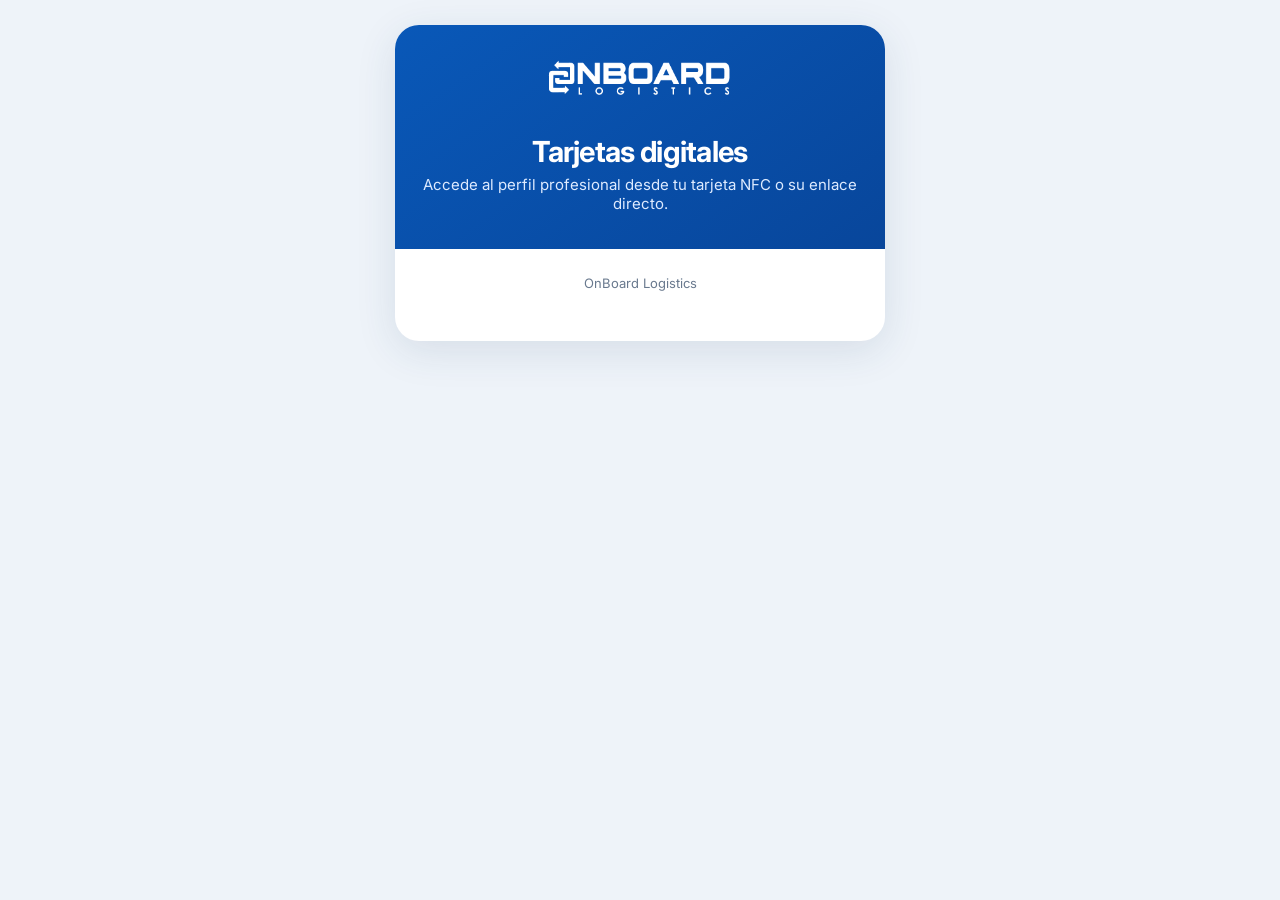
<file: index.html>
<!doctype html><html lang="es"><head><meta charset="utf-8"><meta name="viewport" content="width=device-width,initial-scale=1"><title>OnBoard Logistics | Tarjetas digitales</title><link rel="stylesheet" href="css/style.css"></head><body><main><header class="hero"><img class="brand" src="assets/onboard-logo-white.png" alt="OnBoard Logistics"><h1>Tarjetas digitales</h1><p>Accede al perfil profesional desde tu tarjeta NFC o su enlace directo.</p></header><section class="content"><p class="intro">OnBoard Logistics</p></section></main></body></html>
</file>
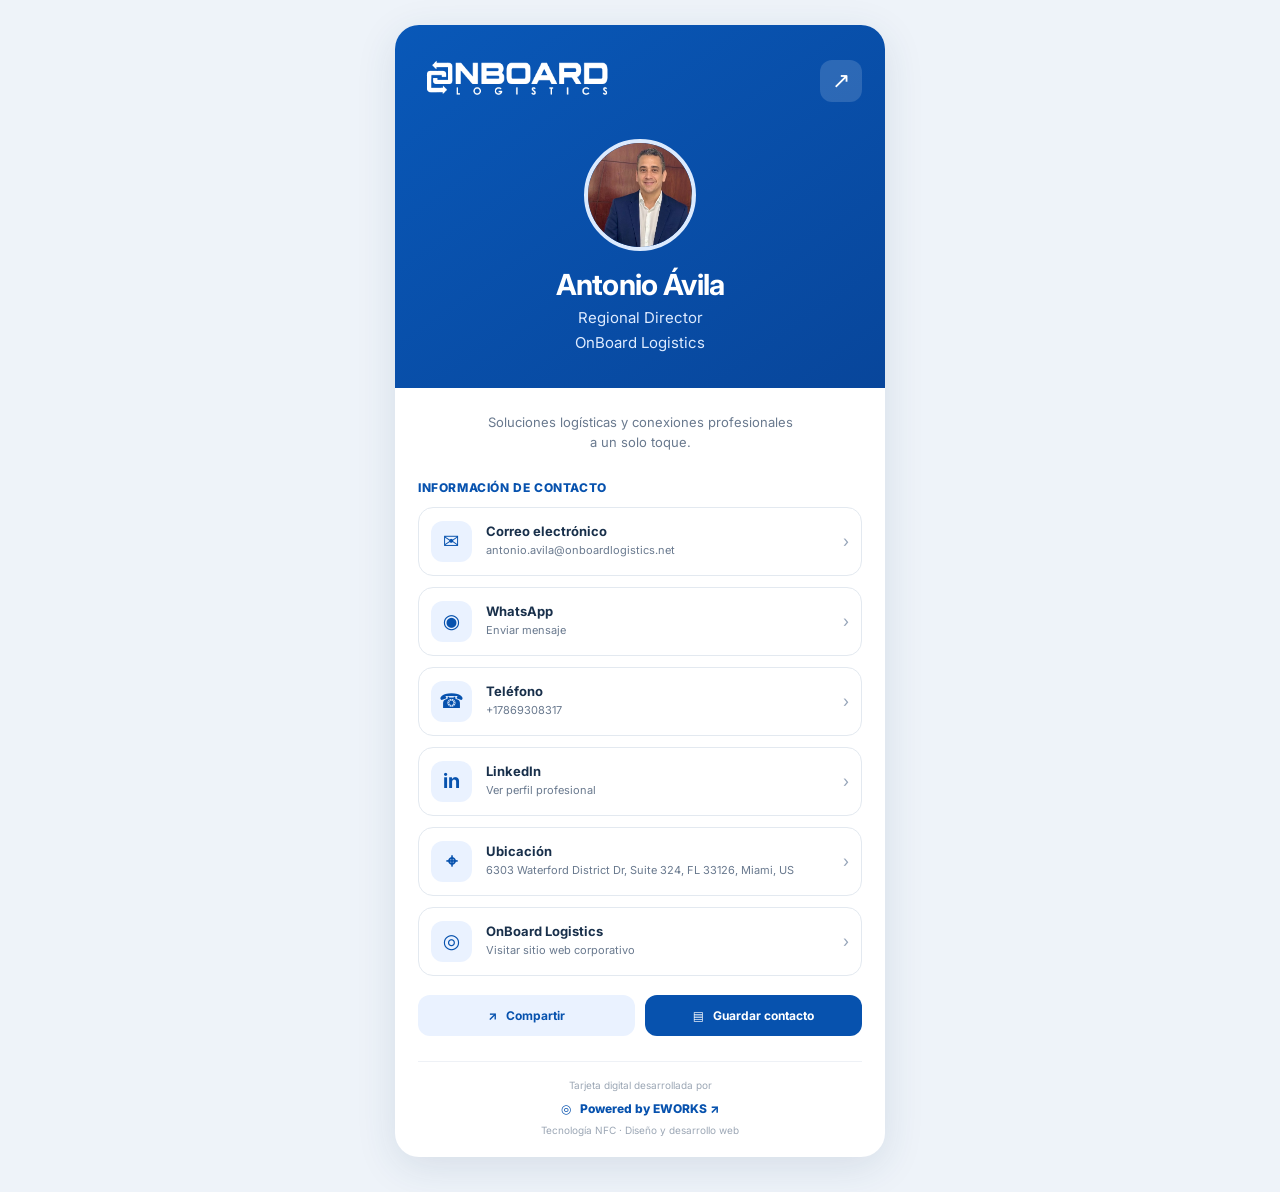
<file: antonio_avila/index.html>
<!doctype html><html lang="es"><head><meta charset="utf-8"><meta name="viewport" content="width=device-width,initial-scale=1"><meta name="theme-color" content="#0752ae"><title>Antonio Ávila | OnBoard Logistics</title><meta name="description" content="Tarjeta de contacto digital de Antonio Ávila, Regional Director en OnBoard Logistics"><link rel="stylesheet" href="../css/style.css"></head><body><main><header class="hero"><div class="top"><img class="brand" src="../assets/onboard-logo-white.png" alt="OnBoard Logistics"><button class="share share-profile" title="Compartir perfil" aria-label="Compartir perfil">↗</button></div><img class="avatar" src="../assets/photos/fotoaa.jpg" alt="Foto de Antonio Ávila"><h1>Antonio Ávila</h1><p>Regional Director</p><p>OnBoard Logistics</p></header><section class="content"><p class="intro">Soluciones logísticas y conexiones profesionales<br>a un solo toque.</p><h2 class="heading">INFORMACIÓN DE CONTACTO</h2><a class="link" href="mailto:antonio.avila@onboardlogistics.net" ><span class="ico">✉</span><span class="details"><b>Correo electrónico</b><small>antonio.avila@onboardlogistics.net</small></span><span class="chevron">›</span></a>
<a class="link" href="https://wa.me/17869308317" target=_blank rel=noopener noreferrer><span class="ico">◉</span><span class="details"><b>WhatsApp</b><small>Enviar mensaje</small></span><span class="chevron">›</span></a>
<a class="link" href="tel:+17869308317" ><span class="ico">☎</span><span class="details"><b>Teléfono</b><small>+17869308317</small></span><span class="chevron">›</span></a>
<a class="link" href="https://www.linkedin.com/in/antonio-avila-a6078a2a4/" target=_blank rel=noopener noreferrer><span class="ico">in</span><span class="details"><b>LinkedIn</b><small>Ver perfil profesional</small></span><span class="chevron">›</span></a>
<a class="link" href="https://www.google.com/maps/search/?api=1&amp;query=6303%20Waterford%20District%20Dr%2C%20Suite%20324%2C%20FL%2033126%2C%20Miami%2C%20US" target=_blank rel=noopener noreferrer><span class="ico">⌖</span><span class="details"><b>Ubicación</b><small>6303 Waterford District Dr, Suite 324, FL 33126, Miami, US</small></span><span class="chevron">›</span></a>
<a class="link" href="https://www.onboardlogistics.net/" target=_blank rel=noopener noreferrer><span class="ico">◎</span><span class="details"><b>OnBoard Logistics</b><small>Visitar sitio web corporativo</small></span><span class="chevron">›</span></a><div class="actions"><button class="action share-profile">↗ &nbsp; Compartir</button><button class="action primary" id="save-contact">▤ &nbsp; Guardar contacto</button></div><footer class="footer"><small>Tarjeta digital desarrollada por</small><a href="https://www.instagram.com/eworks.tec/" target="_blank" rel="noopener noreferrer">◎ &nbsp; Powered by EWORKS ↗</a><p>Tecnología NFC · Diseño y desarrollo web</p></footer></section></main><div id="toast" role="status"></div><script id="profile-data" type="application/json">{"slug": "antonio_avila", "name": "Antonio Ávila", "role": "Regional Director", "email": "antonio.avila@onboardlogistics.net", "phone": "+17869308317", "linkedin": "https://www.linkedin.com/in/antonio-avila-a6078a2a4/", "address": "6303 Waterford District Dr, Suite 324, FL 33126, Miami, US"}</script><script src="../js/script.js" defer></script></body></html>
</file>
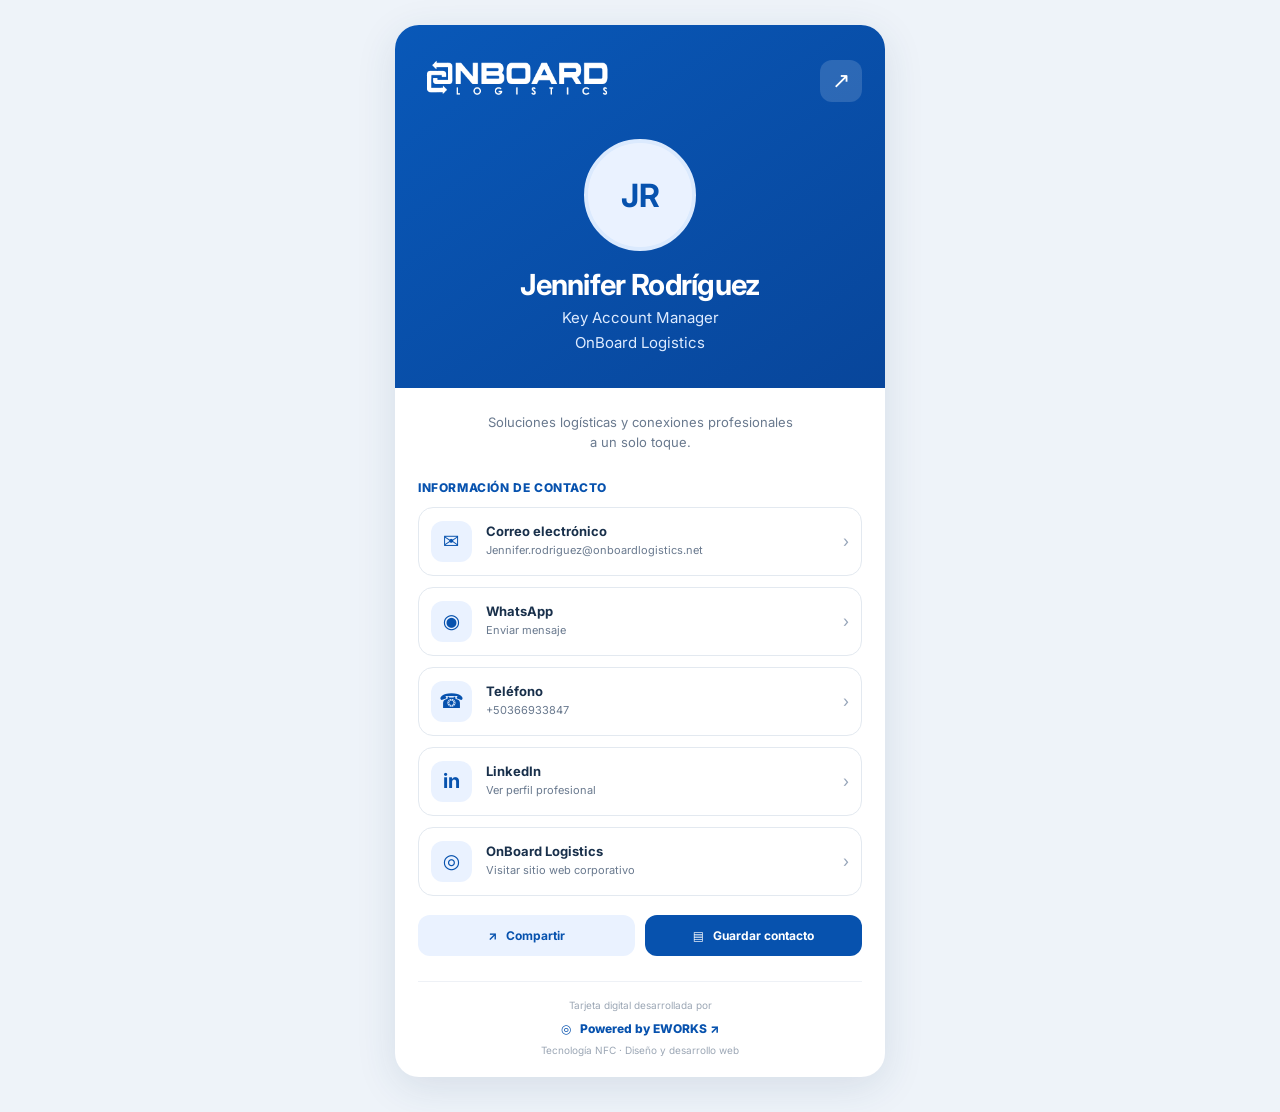
<file: jennifer_rodriguez/index.html>
<!doctype html><html lang="es"><head><meta charset="utf-8"><meta name="viewport" content="width=device-width,initial-scale=1"><meta name="theme-color" content="#0752ae"><title>Jennifer Rodríguez | OnBoard Logistics</title><meta name="description" content="Tarjeta de contacto digital de Jennifer Rodríguez, Key Account Manager en OnBoard Logistics"><link rel="stylesheet" href="../css/style.css"></head><body><main><header class="hero"><div class="top"><img class="brand" src="../assets/onboard-logo-white.png" alt="OnBoard Logistics"><button class="share share-profile" title="Compartir perfil" aria-label="Compartir perfil">↗</button></div><div class="avatar" aria-label="Iniciales">JR</div><h1>Jennifer Rodríguez</h1><p>Key Account Manager</p><p>OnBoard Logistics</p></header><section class="content"><p class="intro">Soluciones logísticas y conexiones profesionales<br>a un solo toque.</p><h2 class="heading">INFORMACIÓN DE CONTACTO</h2><a class="link" href="mailto:Jennifer.rodriguez@onboardlogistics.net" ><span class="ico">✉</span><span class="details"><b>Correo electrónico</b><small>Jennifer.rodriguez@onboardlogistics.net</small></span><span class="chevron">›</span></a>
<a class="link" href="https://wa.me/50366933847" target=_blank rel=noopener noreferrer><span class="ico">◉</span><span class="details"><b>WhatsApp</b><small>Enviar mensaje</small></span><span class="chevron">›</span></a>
<a class="link" href="tel:+50366933847" ><span class="ico">☎</span><span class="details"><b>Teléfono</b><small>+50366933847</small></span><span class="chevron">›</span></a>
<a class="link" href="https://www.linkedin.com/in/jennifer-rodriguez-34a97477/" target=_blank rel=noopener noreferrer><span class="ico">in</span><span class="details"><b>LinkedIn</b><small>Ver perfil profesional</small></span><span class="chevron">›</span></a>
<a class="link" href="https://www.onboardlogistics.net/" target=_blank rel=noopener noreferrer><span class="ico">◎</span><span class="details"><b>OnBoard Logistics</b><small>Visitar sitio web corporativo</small></span><span class="chevron">›</span></a><div class="actions"><button class="action share-profile">↗ &nbsp; Compartir</button><button class="action primary" id="save-contact">▤ &nbsp; Guardar contacto</button></div><footer class="footer"><small>Tarjeta digital desarrollada por</small><a href="https://www.instagram.com/eworks.tec/" target="_blank" rel="noopener noreferrer">◎ &nbsp; Powered by EWORKS ↗</a><p>Tecnología NFC · Diseño y desarrollo web</p></footer></section></main><div id="toast" role="status"></div><script id="profile-data" type="application/json">{"slug": "jennifer_rodriguez", "name": "Jennifer Rodríguez", "role": "Key Account Manager", "email": "Jennifer.rodriguez@onboardlogistics.net", "phone": "+50366933847", "linkedin": "https://www.linkedin.com/in/jennifer-rodriguez-34a97477/"}</script><script src="../js/script.js" defer></script></body></html>
</file>
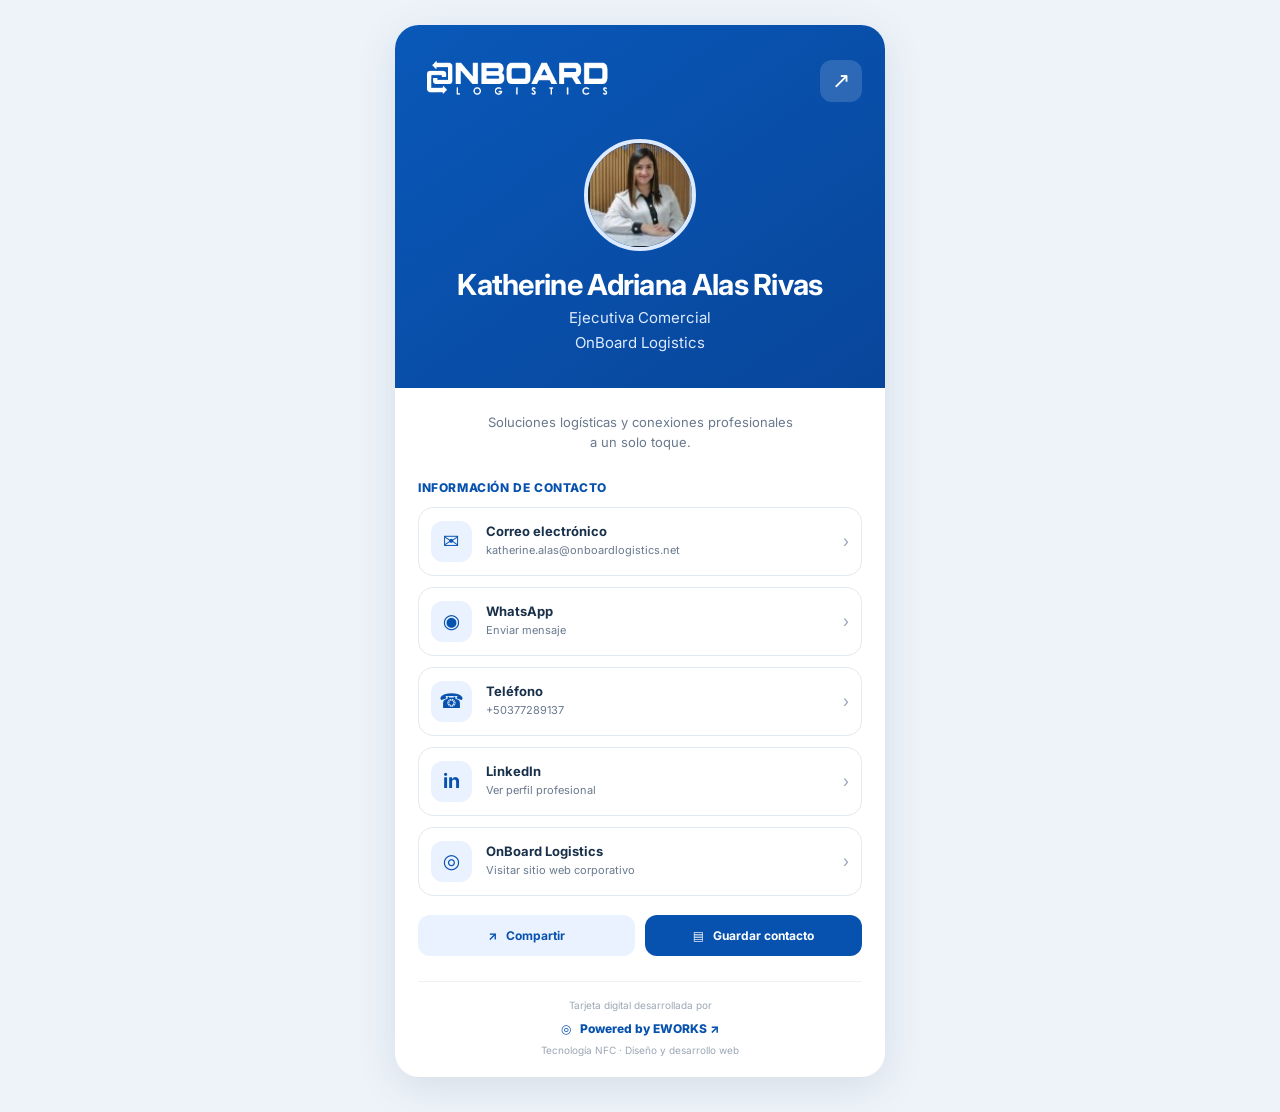
<file: katherine_alas/index.html>
<!doctype html><html lang="es"><head><meta charset="utf-8"><meta name="viewport" content="width=device-width,initial-scale=1"><meta name="theme-color" content="#0752ae"><title>Katherine Adriana Alas Rivas | OnBoard Logistics</title><meta name="description" content="Tarjeta de contacto digital de Katherine Adriana Alas Rivas, Ejecutiva Comercial en OnBoard Logistics"><link rel="stylesheet" href="../css/style.css"></head><body><main><header class="hero"><div class="top"><img class="brand" src="../assets/onboard-logo-white.png" alt="OnBoard Logistics"><button class="share share-profile" title="Compartir perfil" aria-label="Compartir perfil">↗</button></div><img class="avatar" src="../assets/photos/katherine_alas.jpg" alt="Foto de Katherine Adriana Alas Rivas"><h1>Katherine Adriana Alas Rivas</h1><p>Ejecutiva Comercial</p><p>OnBoard Logistics</p></header><section class="content"><p class="intro">Soluciones logísticas y conexiones profesionales<br>a un solo toque.</p><h2 class="heading">INFORMACIÓN DE CONTACTO</h2><a class="link" href="mailto:katherine.alas@onboardlogistics.net" ><span class="ico">✉</span><span class="details"><b>Correo electrónico</b><small>katherine.alas@onboardlogistics.net</small></span><span class="chevron">›</span></a>
<a class="link" href="https://wa.me/50377289137" target=_blank rel=noopener noreferrer><span class="ico">◉</span><span class="details"><b>WhatsApp</b><small>Enviar mensaje</small></span><span class="chevron">›</span></a>
<a class="link" href="tel:+50377289137" ><span class="ico">☎</span><span class="details"><b>Teléfono</b><small>+50377289137</small></span><span class="chevron">›</span></a>
<a class="link" href="https://www.linkedin.com/in/katherine-alas-b424aa221/" target=_blank rel=noopener noreferrer><span class="ico">in</span><span class="details"><b>LinkedIn</b><small>Ver perfil profesional</small></span><span class="chevron">›</span></a>
<a class="link" href="https://www.onboardlogistics.net/" target=_blank rel=noopener noreferrer><span class="ico">◎</span><span class="details"><b>OnBoard Logistics</b><small>Visitar sitio web corporativo</small></span><span class="chevron">›</span></a><div class="actions"><button class="action share-profile">↗ &nbsp; Compartir</button><button class="action primary" id="save-contact">▤ &nbsp; Guardar contacto</button></div><footer class="footer"><small>Tarjeta digital desarrollada por</small><a href="https://www.instagram.com/eworks.tec/" target="_blank" rel="noopener noreferrer">◎ &nbsp; Powered by EWORKS ↗</a><p>Tecnología NFC · Diseño y desarrollo web</p></footer></section></main><div id="toast" role="status"></div><script id="profile-data" type="application/json">{"slug": "katherine_alas", "name": "Katherine Adriana Alas Rivas", "role": "Ejecutiva Comercial", "email": "katherine.alas@onboardlogistics.net", "phone": "+50377289137", "linkedin": "https://www.linkedin.com/in/katherine-alas-b424aa221/"}</script><script src="../js/script.js" defer></script></body></html>
</file>
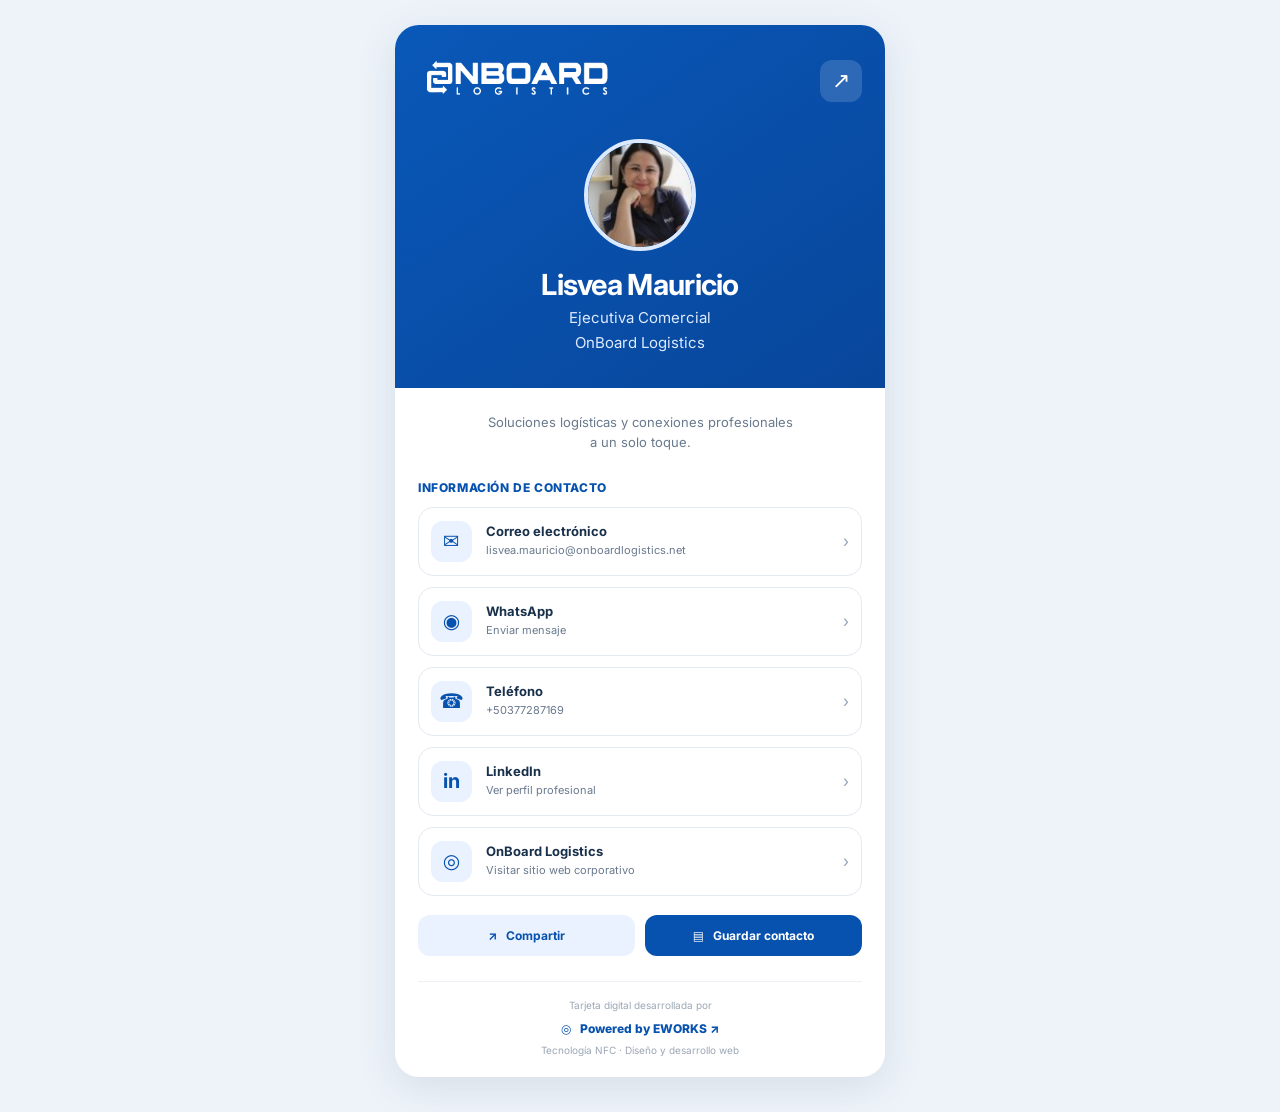
<file: lisvea_mauricio/index.html>
<!doctype html><html lang="es"><head><meta charset="utf-8"><meta name="viewport" content="width=device-width,initial-scale=1"><meta name="theme-color" content="#0752ae"><title>Lisvea Mauricio | OnBoard Logistics</title><meta name="description" content="Tarjeta de contacto digital de Lisvea Mauricio, Ejecutiva Comercial en OnBoard Logistics"><link rel="stylesheet" href="../css/style.css"></head><body><main><header class="hero"><div class="top"><img class="brand" src="../assets/onboard-logo-white.png" alt="OnBoard Logistics"><button class="share share-profile" title="Compartir perfil" aria-label="Compartir perfil">↗</button></div><img class="avatar" src="../assets/photos/lisvea_mauricio.jpg" alt="Foto de Lisvea Mauricio"><h1>Lisvea Mauricio</h1><p>Ejecutiva Comercial</p><p>OnBoard Logistics</p></header><section class="content"><p class="intro">Soluciones logísticas y conexiones profesionales<br>a un solo toque.</p><h2 class="heading">INFORMACIÓN DE CONTACTO</h2><a class="link" href="mailto:lisvea.mauricio@onboardlogistics.net" ><span class="ico">✉</span><span class="details"><b>Correo electrónico</b><small>lisvea.mauricio@onboardlogistics.net</small></span><span class="chevron">›</span></a>
<a class="link" href="https://wa.me/50377287169" target=_blank rel=noopener noreferrer><span class="ico">◉</span><span class="details"><b>WhatsApp</b><small>Enviar mensaje</small></span><span class="chevron">›</span></a>
<a class="link" href="tel:+50377287169" ><span class="ico">☎</span><span class="details"><b>Teléfono</b><small>+50377287169</small></span><span class="chevron">›</span></a>
<a class="link" href="https://www.linkedin.com/in/lisvea-mauricio-ab782210b/" target=_blank rel=noopener noreferrer><span class="ico">in</span><span class="details"><b>LinkedIn</b><small>Ver perfil profesional</small></span><span class="chevron">›</span></a>
<a class="link" href="https://www.onboardlogistics.net/" target=_blank rel=noopener noreferrer><span class="ico">◎</span><span class="details"><b>OnBoard Logistics</b><small>Visitar sitio web corporativo</small></span><span class="chevron">›</span></a><div class="actions"><button class="action share-profile">↗ &nbsp; Compartir</button><button class="action primary" id="save-contact">▤ &nbsp; Guardar contacto</button></div><footer class="footer"><small>Tarjeta digital desarrollada por</small><a href="https://www.instagram.com/eworks.tec/" target="_blank" rel="noopener noreferrer">◎ &nbsp; Powered by EWORKS ↗</a><p>Tecnología NFC · Diseño y desarrollo web</p></footer></section></main><div id="toast" role="status"></div><script id="profile-data" type="application/json">{"slug": "lisvea_mauricio", "name": "Lisvea Mauricio", "role": "Ejecutiva Comercial", "email": "lisvea.mauricio@onboardlogistics.net", "phone": "+50377287169", "linkedin": "https://www.linkedin.com/in/lisvea-mauricio-ab782210b/"}</script><script src="../js/script.js" defer></script></body></html>
</file>
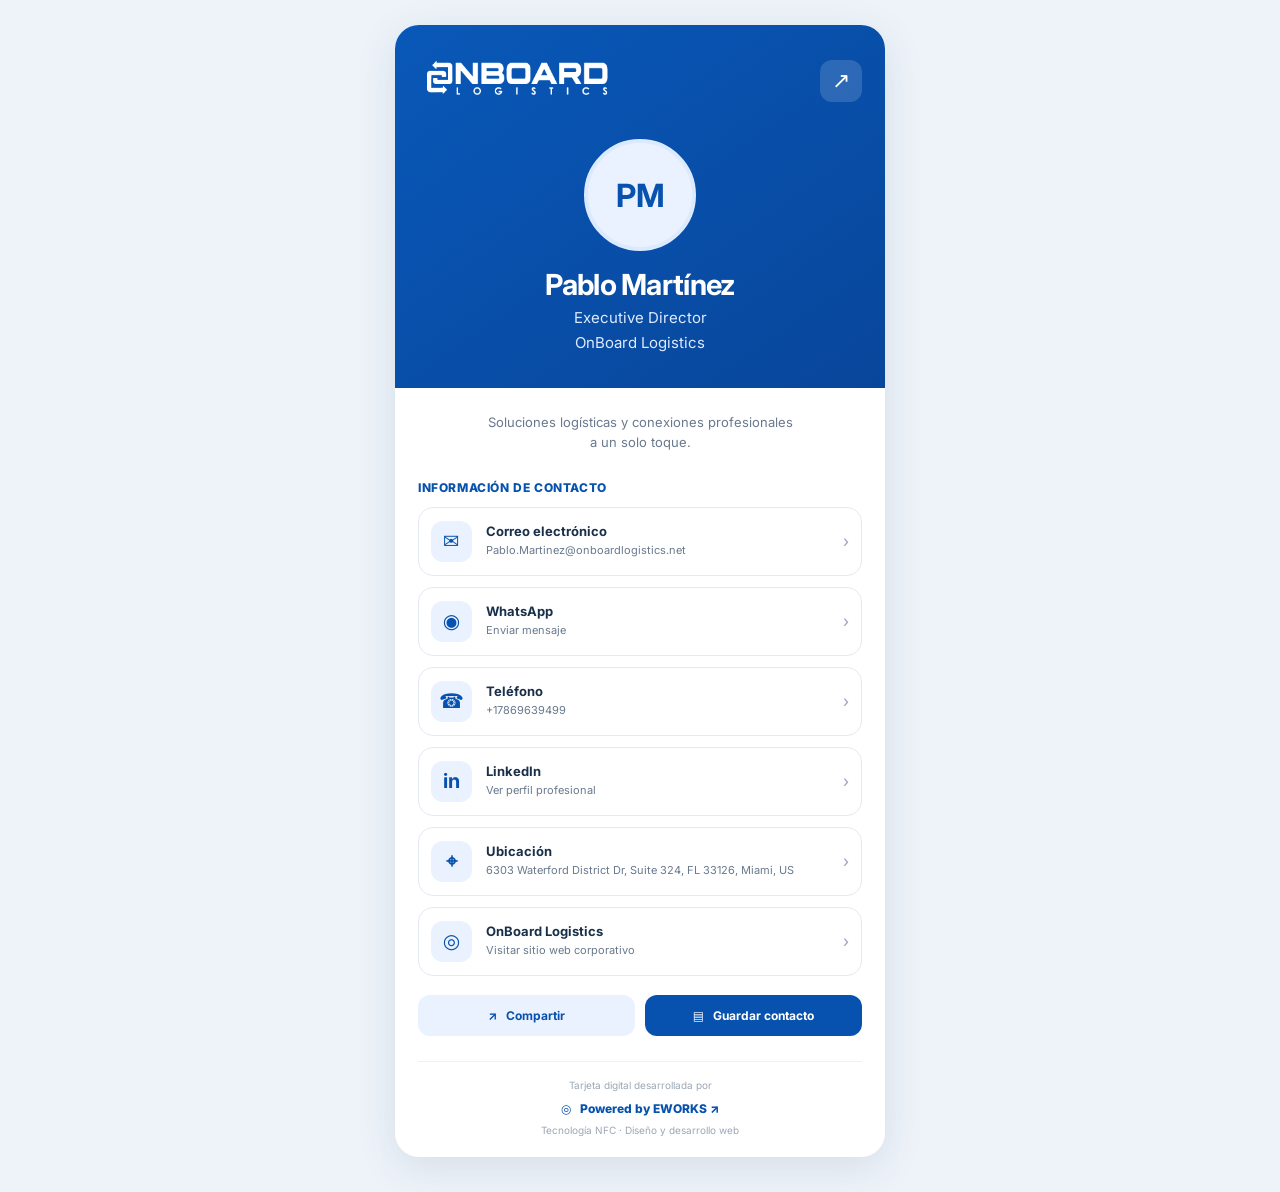
<file: pablo_martinez/index.html>
<!doctype html><html lang="es"><head><meta charset="utf-8"><meta name="viewport" content="width=device-width,initial-scale=1"><meta name="theme-color" content="#0752ae"><title>Pablo Martínez | OnBoard Logistics</title><meta name="description" content="Tarjeta de contacto digital de Pablo Martínez, Executive Director en OnBoard Logistics"><link rel="stylesheet" href="../css/style.css"></head><body><main><header class="hero"><div class="top"><img class="brand" src="../assets/onboard-logo-white.png" alt="OnBoard Logistics"><button class="share share-profile" title="Compartir perfil" aria-label="Compartir perfil">↗</button></div><div class="avatar" aria-label="Iniciales">PM</div><h1>Pablo Martínez</h1><p>Executive Director</p><p>OnBoard Logistics</p></header><section class="content"><p class="intro">Soluciones logísticas y conexiones profesionales<br>a un solo toque.</p><h2 class="heading">INFORMACIÓN DE CONTACTO</h2><a class="link" href="mailto:Pablo.Martinez@onboardlogistics.net" ><span class="ico">✉</span><span class="details"><b>Correo electrónico</b><small>Pablo.Martinez@onboardlogistics.net</small></span><span class="chevron">›</span></a>
<a class="link" href="https://wa.me/17869639499" target=_blank rel=noopener noreferrer><span class="ico">◉</span><span class="details"><b>WhatsApp</b><small>Enviar mensaje</small></span><span class="chevron">›</span></a>
<a class="link" href="tel:+17869639499" ><span class="ico">☎</span><span class="details"><b>Teléfono</b><small>+17869639499</small></span><span class="chevron">›</span></a>
<a class="link" href="https://www.linkedin.com/in/pablo-martinez-73b93813/" target=_blank rel=noopener noreferrer><span class="ico">in</span><span class="details"><b>LinkedIn</b><small>Ver perfil profesional</small></span><span class="chevron">›</span></a>
<a class="link" href="https://www.google.com/maps/search/?api=1&amp;query=6303%20Waterford%20District%20Dr%2C%20Suite%20324%2C%20FL%2033126%2C%20Miami%2C%20US" target=_blank rel=noopener noreferrer><span class="ico">⌖</span><span class="details"><b>Ubicación</b><small>6303 Waterford District Dr, Suite 324, FL 33126, Miami, US</small></span><span class="chevron">›</span></a>
<a class="link" href="https://www.onboardlogistics.net/" target=_blank rel=noopener noreferrer><span class="ico">◎</span><span class="details"><b>OnBoard Logistics</b><small>Visitar sitio web corporativo</small></span><span class="chevron">›</span></a><div class="actions"><button class="action share-profile">↗ &nbsp; Compartir</button><button class="action primary" id="save-contact">▤ &nbsp; Guardar contacto</button></div><footer class="footer"><small>Tarjeta digital desarrollada por</small><a href="https://www.instagram.com/eworks.tec/" target="_blank" rel="noopener noreferrer">◎ &nbsp; Powered by EWORKS ↗</a><p>Tecnología NFC · Diseño y desarrollo web</p></footer></section></main><div id="toast" role="status"></div><script id="profile-data" type="application/json">{"slug": "pablo_martinez", "name": "Pablo Martínez", "role": "Executive Director", "email": "Pablo.Martinez@onboardlogistics.net", "phone": "+17869639499", "linkedin": "https://www.linkedin.com/in/pablo-martinez-73b93813/", "address": "6303 Waterford District Dr, Suite 324, FL 33126, Miami, US"}</script><script src="../js/script.js" defer></script></body></html>
</file>
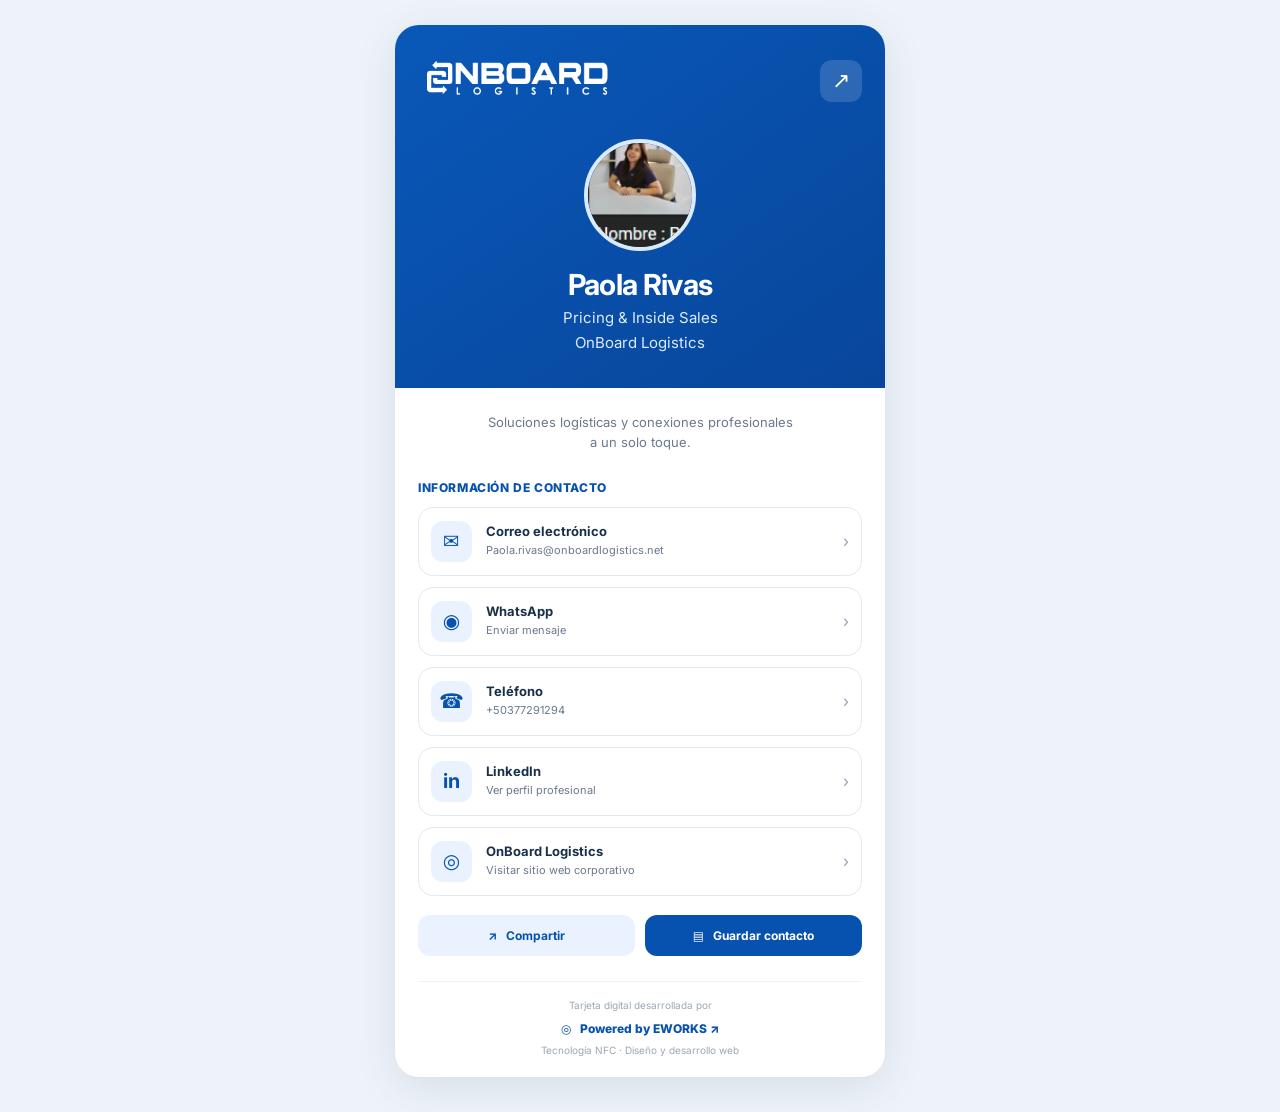
<file: paola_rivas/index.html>
<!doctype html><html lang="es"><head><meta charset="utf-8"><meta name="viewport" content="width=device-width,initial-scale=1"><meta name="theme-color" content="#0752ae"><title>Paola Rivas | OnBoard Logistics</title><meta name="description" content="Tarjeta de contacto digital de Paola Rivas, Pricing &amp; Inside Sales en OnBoard Logistics"><link rel="stylesheet" href="../css/style.css"></head><body><main><header class="hero"><div class="top"><img class="brand" src="../assets/onboard-logo-white.png" alt="OnBoard Logistics"><button class="share share-profile" title="Compartir perfil" aria-label="Compartir perfil">↗</button></div><img class="avatar" src="../assets/photos/paola_rivas.jpg" alt="Foto de Paola Rivas"><h1>Paola Rivas</h1><p>Pricing &amp; Inside Sales</p><p>OnBoard Logistics</p></header><section class="content"><p class="intro">Soluciones logísticas y conexiones profesionales<br>a un solo toque.</p><h2 class="heading">INFORMACIÓN DE CONTACTO</h2><a class="link" href="mailto:Paola.rivas@onboardlogistics.net" ><span class="ico">✉</span><span class="details"><b>Correo electrónico</b><small>Paola.rivas@onboardlogistics.net</small></span><span class="chevron">›</span></a>
<a class="link" href="https://wa.me/50377291294" target=_blank rel=noopener noreferrer><span class="ico">◉</span><span class="details"><b>WhatsApp</b><small>Enviar mensaje</small></span><span class="chevron">›</span></a>
<a class="link" href="tel:+50377291294" ><span class="ico">☎</span><span class="details"><b>Teléfono</b><small>+50377291294</small></span><span class="chevron">›</span></a>
<a class="link" href="https://www.linkedin.com/in/paola-rivas-santamar%C3%ADa-742a0b266/" target=_blank rel=noopener noreferrer><span class="ico">in</span><span class="details"><b>LinkedIn</b><small>Ver perfil profesional</small></span><span class="chevron">›</span></a>
<a class="link" href="https://www.onboardlogistics.net/" target=_blank rel=noopener noreferrer><span class="ico">◎</span><span class="details"><b>OnBoard Logistics</b><small>Visitar sitio web corporativo</small></span><span class="chevron">›</span></a><div class="actions"><button class="action share-profile">↗ &nbsp; Compartir</button><button class="action primary" id="save-contact">▤ &nbsp; Guardar contacto</button></div><footer class="footer"><small>Tarjeta digital desarrollada por</small><a href="https://www.instagram.com/eworks.tec/" target="_blank" rel="noopener noreferrer">◎ &nbsp; Powered by EWORKS ↗</a><p>Tecnología NFC · Diseño y desarrollo web</p></footer></section></main><div id="toast" role="status"></div><script id="profile-data" type="application/json">{"slug": "paola_rivas", "name": "Paola Rivas", "role": "Pricing & Inside Sales", "email": "Paola.rivas@onboardlogistics.net", "phone": "+50377291294", "linkedin": "https://www.linkedin.com/in/paola-rivas-santamar%C3%ADa-742a0b266/"}</script><script src="../js/script.js" defer></script></body></html>
</file>
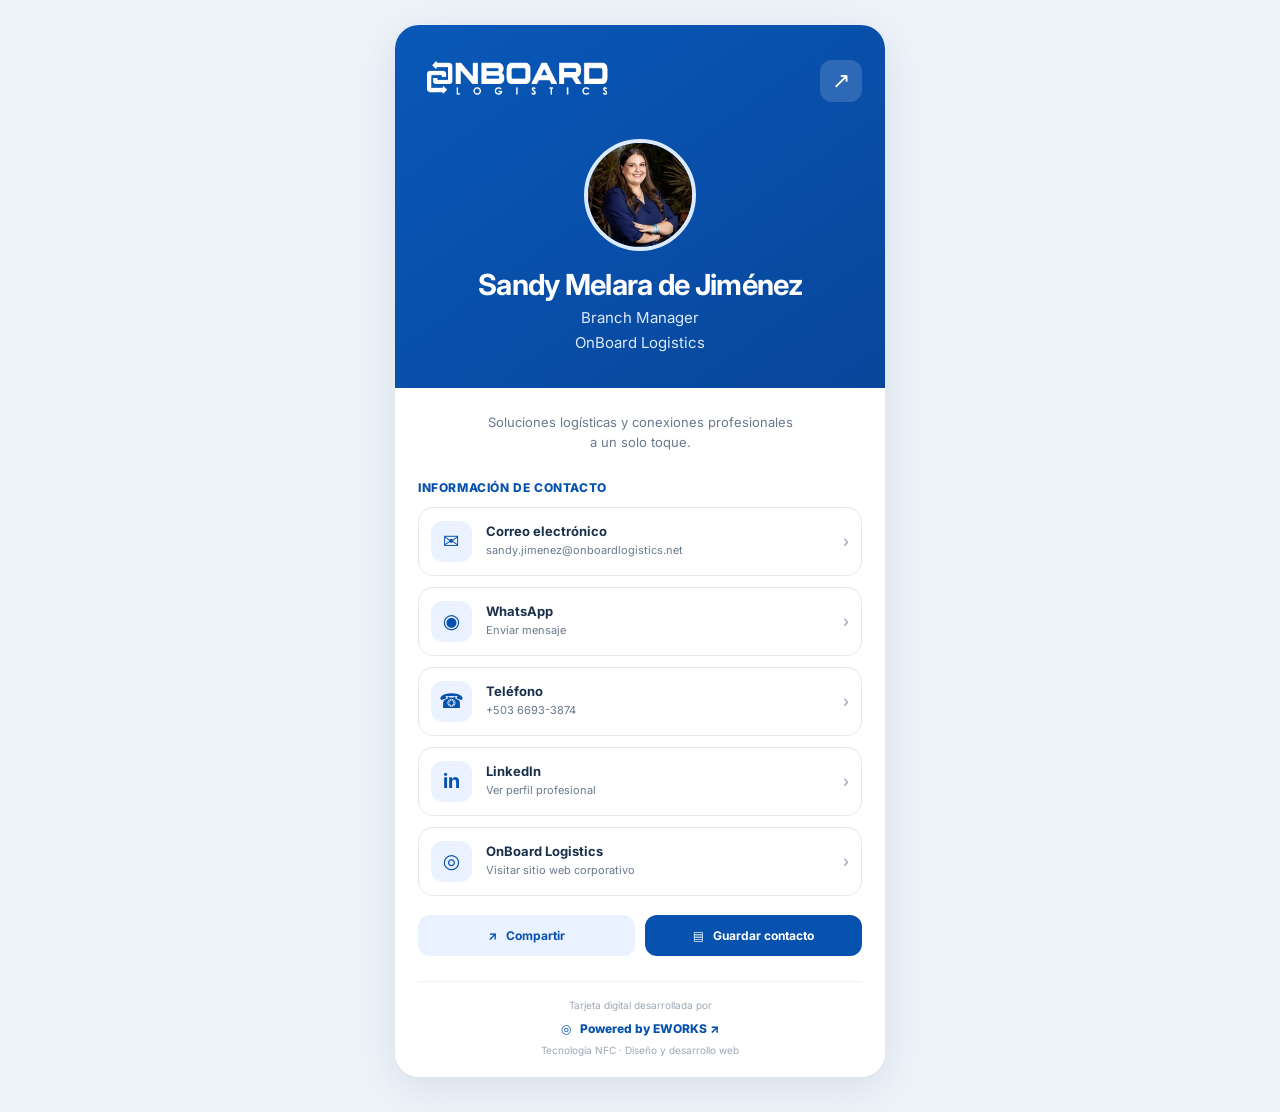
<file: sandy_melara/index.html>
<!doctype html>
<html lang="es">
<head>
  <meta charset="utf-8">
  <meta name="viewport" content="width=device-width,initial-scale=1">
  <meta name="theme-color" content="#0752ae">

  <title>Sandy Melara de Jiménez | OnBoard Logistics</title>

  <meta name="description"
    content="Tarjeta de contacto digital de Sandy Melara de Jiménez, Branch Manager en OnBoard Logistics">

  <link rel="stylesheet" href="../css/style.css">
</head>

<body>
  <main>

    <header class="hero">

      <div class="top">
        <img
          class="brand"
          src="../assets/onboard-logo-white.png"
          alt="OnBoard Logistics"
        >

        <button
          class="share share-profile"
          title="Compartir perfil"
          aria-label="Compartir perfil"
        >↗</button>
      </div>

      <!-- FOTOGRAFÍA DE SANDY MELARA -->
      <img
        class="avatar"
        src="../assets/photos/foto.jpg"
        alt="Fotografía de Sandy Melara de Jiménez"
      >

      <h1>Sandy Melara de Jiménez</h1>
      <p>Branch Manager</p>
      <p>OnBoard Logistics</p>

    </header>

    <section class="content">

      <p class="intro">
        Soluciones logísticas y conexiones profesionales<br>
        a un solo toque.
      </p>

      <h2 class="heading">INFORMACIÓN DE CONTACTO</h2>

      <!-- CORREO ELECTRÓNICO -->
      <a
        class="link"
        href="mailto:sandy.jimenez@onboardlogistics.net"
      >
        <span class="ico">✉</span>
        <span class="details">
          <b>Correo electrónico</b>
          <small>sandy.jimenez@onboardlogistics.net</small>
        </span>
        <span class="chevron">›</span>
      </a>

      <!-- WHATSAPP -->
      <a
        class="link"
        href="https://wa.me/50366933874"
        target="_blank"
        rel="noopener noreferrer"
      >
        <span class="ico">◉</span>
        <span class="details">
          <b>WhatsApp</b>
          <small>Enviar mensaje</small>
        </span>
        <span class="chevron">›</span>
      </a>

      <!-- TELÉFONO -->
      <a
        class="link"
        href="tel:+50366933874"
      >
        <span class="ico">☎</span>
        <span class="details">
          <b>Teléfono</b>
          <small>+503 6693-3874</small>
        </span>
        <span class="chevron">›</span>
      </a>

      <!-- LINKEDIN -->
      <a
        class="link"
        href="https://www.linkedin.com/in/sandy-melara/"
        target="_blank"
        rel="noopener noreferrer"
      >
        <span class="ico">in</span>
        <span class="details">
          <b>LinkedIn</b>
          <small>Ver perfil profesional</small>
        </span>
        <span class="chevron">›</span>
      </a>

      <!-- SITIO WEB CORPORATIVO -->
      <a
        class="link"
        href="https://www.onboardlogistics.net/"
        target="_blank"
        rel="noopener noreferrer"
      >
        <span class="ico">◎</span>
        <span class="details">
          <b>OnBoard Logistics</b>
          <small>Visitar sitio web corporativo</small>
        </span>
        <span class="chevron">›</span>
      </a>

      <!-- BOTONES DE ACCIÓN -->
      <div class="actions">

        <button class="action share-profile">
          ↗ &nbsp; Compartir
        </button>

        <button class="action primary" id="save-contact">
          ▤ &nbsp; Guardar contacto
        </button>

      </div>

      <!-- PIE DE PÁGINA EWORKS -->
      <footer class="footer">

        <small>Tarjeta digital desarrollada por</small>

        <a
          href="https://www.instagram.com/eworks.tec/"
          target="_blank"
          rel="noopener noreferrer"
        >
          ◎ &nbsp; Powered by EWORKS ↗
        </a>

        <p>Tecnología NFC · Diseño y desarrollo web</p>

      </footer>

    </section>
  </main>

  <div id="toast" role="status"></div>

  <!-- DATOS DEL CONTACTO -->
  <script id="profile-data" type="application/json">
  {
    "slug": "sandy_melara",
    "name": "Sandy Melara de Jiménez",
    "role": "Branch Manager",
    "email": "sandy.jimenez@onboardlogistics.net",
    "phone": "+50366933874",
    "linkedin": "https://www.linkedin.com/in/sandy-melara/"
  }
  </script>

  <script src="../js/script.js" defer></script>

</body>
</html>
</file>
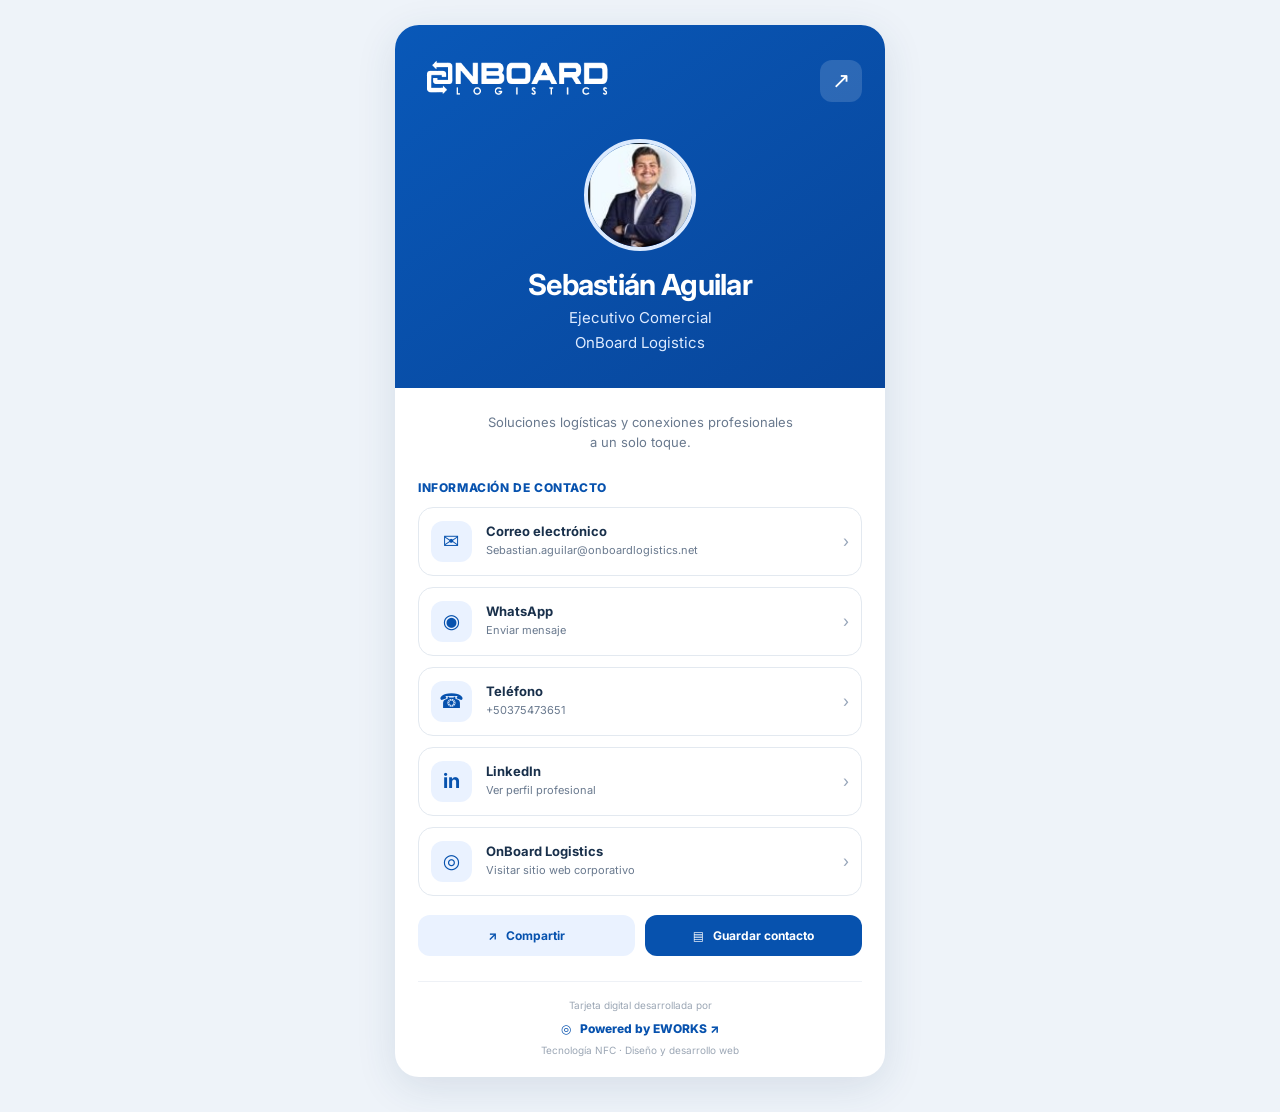
<file: sebastian_aguilar/index.html>
<!doctype html><html lang="es"><head><meta charset="utf-8"><meta name="viewport" content="width=device-width,initial-scale=1"><meta name="theme-color" content="#0752ae"><title>Sebastián Aguilar | OnBoard Logistics</title><meta name="description" content="Tarjeta de contacto digital de Sebastián Aguilar, Ejecutivo Comercial en OnBoard Logistics"><link rel="stylesheet" href="../css/style.css"></head><body><main><header class="hero"><div class="top"><img class="brand" src="../assets/onboard-logo-white.png" alt="OnBoard Logistics"><button class="share share-profile" title="Compartir perfil" aria-label="Compartir perfil">↗</button></div><img class="avatar" src="../assets/photos/sebastian_aguilar.jpg" alt="Foto de Sebastián Aguilar"><h1>Sebastián Aguilar</h1><p>Ejecutivo Comercial</p><p>OnBoard Logistics</p></header><section class="content"><p class="intro">Soluciones logísticas y conexiones profesionales<br>a un solo toque.</p><h2 class="heading">INFORMACIÓN DE CONTACTO</h2><a class="link" href="mailto:Sebastian.aguilar@onboardlogistics.net" ><span class="ico">✉</span><span class="details"><b>Correo electrónico</b><small>Sebastian.aguilar@onboardlogistics.net</small></span><span class="chevron">›</span></a>
<a class="link" href="https://wa.me/50375473651" target=_blank rel=noopener noreferrer><span class="ico">◉</span><span class="details"><b>WhatsApp</b><small>Enviar mensaje</small></span><span class="chevron">›</span></a>
<a class="link" href="tel:+50375473651" ><span class="ico">☎</span><span class="details"><b>Teléfono</b><small>+50375473651</small></span><span class="chevron">›</span></a>
<a class="link" href="https://www.linkedin.com/in/sebastian-aguilar-huesca/" target=_blank rel=noopener noreferrer><span class="ico">in</span><span class="details"><b>LinkedIn</b><small>Ver perfil profesional</small></span><span class="chevron">›</span></a>
<a class="link" href="https://www.onboardlogistics.net/" target=_blank rel=noopener noreferrer><span class="ico">◎</span><span class="details"><b>OnBoard Logistics</b><small>Visitar sitio web corporativo</small></span><span class="chevron">›</span></a><div class="actions"><button class="action share-profile">↗ &nbsp; Compartir</button><button class="action primary" id="save-contact">▤ &nbsp; Guardar contacto</button></div><footer class="footer"><small>Tarjeta digital desarrollada por</small><a href="https://www.instagram.com/eworks.tec/" target="_blank" rel="noopener noreferrer">◎ &nbsp; Powered by EWORKS ↗</a><p>Tecnología NFC · Diseño y desarrollo web</p></footer></section></main><div id="toast" role="status"></div><script id="profile-data" type="application/json">{"slug": "sebastian_aguilar", "name": "Sebastián Aguilar", "role": "Ejecutivo Comercial", "email": "Sebastian.aguilar@onboardlogistics.net", "phone": "+50375473651", "linkedin": "https://www.linkedin.com/in/sebastian-aguilar-huesca/"}</script><script src="../js/script.js" defer></script></body></html>
</file>
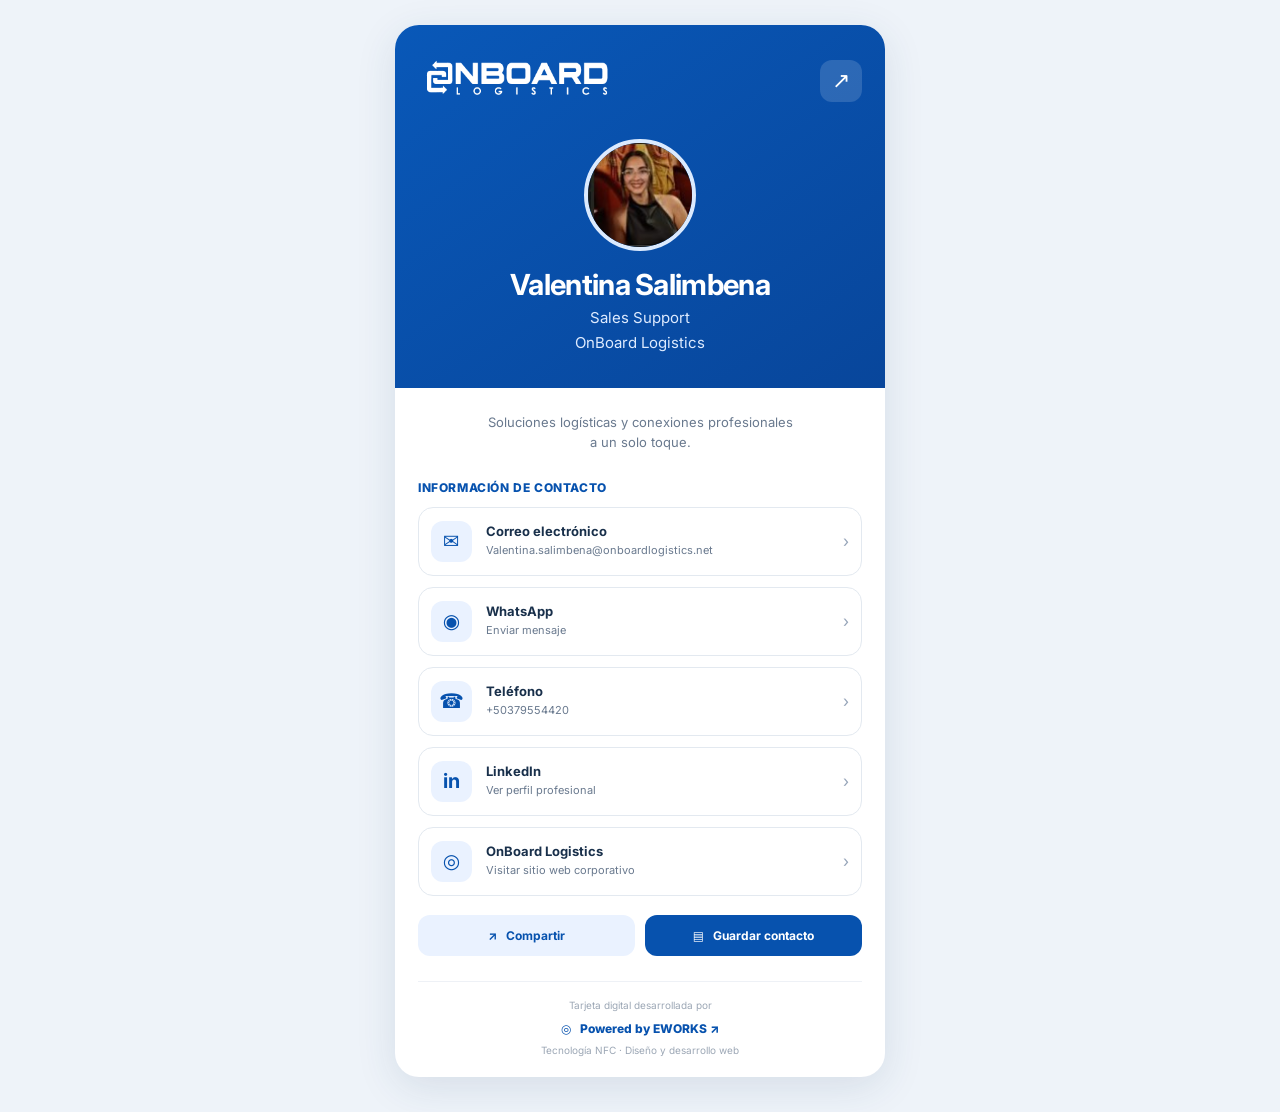
<file: valentina_salimbena/index.html>
<!doctype html><html lang="es"><head><meta charset="utf-8"><meta name="viewport" content="width=device-width,initial-scale=1"><meta name="theme-color" content="#0752ae"><title>Valentina Salimbena | OnBoard Logistics</title><meta name="description" content="Tarjeta de contacto digital de Valentina Salimbena, Sales Support en OnBoard Logistics"><link rel="stylesheet" href="../css/style.css"></head><body><main><header class="hero"><div class="top"><img class="brand" src="../assets/onboard-logo-white.png" alt="OnBoard Logistics"><button class="share share-profile" title="Compartir perfil" aria-label="Compartir perfil">↗</button></div><img class="avatar" src="../assets/photos/valentina_salimbena.jpg" alt="Foto de Valentina Salimbena"><h1>Valentina Salimbena</h1><p>Sales Support</p><p>OnBoard Logistics</p></header><section class="content"><p class="intro">Soluciones logísticas y conexiones profesionales<br>a un solo toque.</p><h2 class="heading">INFORMACIÓN DE CONTACTO</h2><a class="link" href="mailto:Valentina.salimbena@onboardlogistics.net" ><span class="ico">✉</span><span class="details"><b>Correo electrónico</b><small>Valentina.salimbena@onboardlogistics.net</small></span><span class="chevron">›</span></a>
<a class="link" href="https://wa.me/50379554420" target=_blank rel=noopener noreferrer><span class="ico">◉</span><span class="details"><b>WhatsApp</b><small>Enviar mensaje</small></span><span class="chevron">›</span></a>
<a class="link" href="tel:+50379554420" ><span class="ico">☎</span><span class="details"><b>Teléfono</b><small>+50379554420</small></span><span class="chevron">›</span></a>
<a class="link" href="https://www.linkedin.com/in/valentina-salimbena-167870314/" target=_blank rel=noopener noreferrer><span class="ico">in</span><span class="details"><b>LinkedIn</b><small>Ver perfil profesional</small></span><span class="chevron">›</span></a>
<a class="link" href="https://www.onboardlogistics.net/" target=_blank rel=noopener noreferrer><span class="ico">◎</span><span class="details"><b>OnBoard Logistics</b><small>Visitar sitio web corporativo</small></span><span class="chevron">›</span></a><div class="actions"><button class="action share-profile">↗ &nbsp; Compartir</button><button class="action primary" id="save-contact">▤ &nbsp; Guardar contacto</button></div><footer class="footer"><small>Tarjeta digital desarrollada por</small><a href="https://www.instagram.com/eworks.tec/" target="_blank" rel="noopener noreferrer">◎ &nbsp; Powered by EWORKS ↗</a><p>Tecnología NFC · Diseño y desarrollo web</p></footer></section></main><div id="toast" role="status"></div><script id="profile-data" type="application/json">{"slug": "valentina_salimbena", "name": "Valentina Salimbena", "role": "Sales Support", "email": "Valentina.salimbena@onboardlogistics.net", "phone": "+50379554420", "linkedin": "https://www.linkedin.com/in/valentina-salimbena-167870314/"}</script><script src="../js/script.js" defer></script></body></html>
</file>
<file: css/style.css>
@import url('https://fonts.googleapis.com/css2?family=Inter:wght@400;500;600;700;800&display=swap');
:root{--blue:#0752ae;--ink:#19304b;--muted:#69798e}*{box-sizing:border-box}body{margin:0;background:#eef3f9;color:var(--ink);font-family:Inter,system-ui,-apple-system,Segoe UI,Arial,sans-serif}main{max-width:490px;margin:25px auto 35px;background:white;border-radius:24px;overflow:hidden;box-shadow:0 10px 40px #2042691e}.hero{background:linear-gradient(145deg,#0958b8,#08469b);text-align:center;padding:23px 23px 30px;color:white}.top{display:flex;justify-content:space-between;align-items:center;margin-bottom:25px}.brand{width:200px;max-width:70%;height:auto}.share{border:0;background:#ffffff25;color:white;width:42px;height:42px;border-radius:12px;font-size:22px;cursor:pointer}.avatar{width:112px;height:112px;margin:auto;border:4px solid #dbeafe;border-radius:50%;display:grid;place-items:center;object-fit:cover;background:#eaf2ff;color:var(--blue);font-weight:700;font-size:32px}.hero h1{font-size:29px;margin:17px 0 5px;line-height:1.18;letter-spacing:-.7px}.hero p{margin:6px 0;color:#deebff;font-size:15px}.content{padding:24px 23px 21px}.intro{text-align:center;color:var(--muted);font-size:13px;line-height:1.55;margin:0 0 27px}.heading{color:var(--blue);font-size:12px;letter-spacing:.6px;font-weight:800;margin:0 0 12px}.link{display:flex;align-items:center;gap:14px;text-decoration:none;color:inherit;border:1px solid #e3e9f0;border-radius:15px;padding:13px 12px;margin-bottom:11px;min-height:69px;transition:.2s}.link:hover,.link:focus-visible{border-color:#9cc4f3;background:#f6faff;transform:translateY(-1px)}.ico{flex:none;width:41px;height:41px;background:#eaf2ff;border-radius:12px;display:grid;place-items:center;color:var(--blue);font-size:20px;font-weight:700}.details{flex:1;min-width:0}.details b{font-size:13px;display:block}.details small{color:var(--muted);font-size:11px;display:block;overflow-wrap:anywhere;margin-top:4px;line-height:1.45}.chevron{color:#94a3b8}.actions{display:grid;grid-template-columns:1fr 1fr;gap:10px;margin-top:19px}.action{padding:13px 8px;border-radius:12px;border:0;font-family:inherit;font-weight:700;font-size:12px;cursor:pointer;background:#eaf2ff;color:var(--blue)}.action.primary{background:var(--blue);color:#fff}.footer{text-align:center;border-top:1px solid #eef1f6;margin-top:25px;padding-top:17px}.footer small{display:block;color:#9ca7b5;font-size:10px;margin-bottom:6px}.footer a{color:var(--blue);display:inline-flex;align-items:center;gap:5px;text-decoration:none;font-weight:800;font-size:12px}.footer p{font-size:10px;color:#9ca7b5;margin:7px 0 0}#toast{position:fixed;bottom:16px;left:50%;transform:translateX(-50%);background:#19304b;color:white;padding:10px 18px;border-radius:9px;display:none;font-size:12px;white-space:nowrap}@media(max-width:540px){body{background:white}main{margin:0 auto;border-radius:0;box-shadow:none;min-height:100svh}.hero h1{font-size:27px}}
</file>
